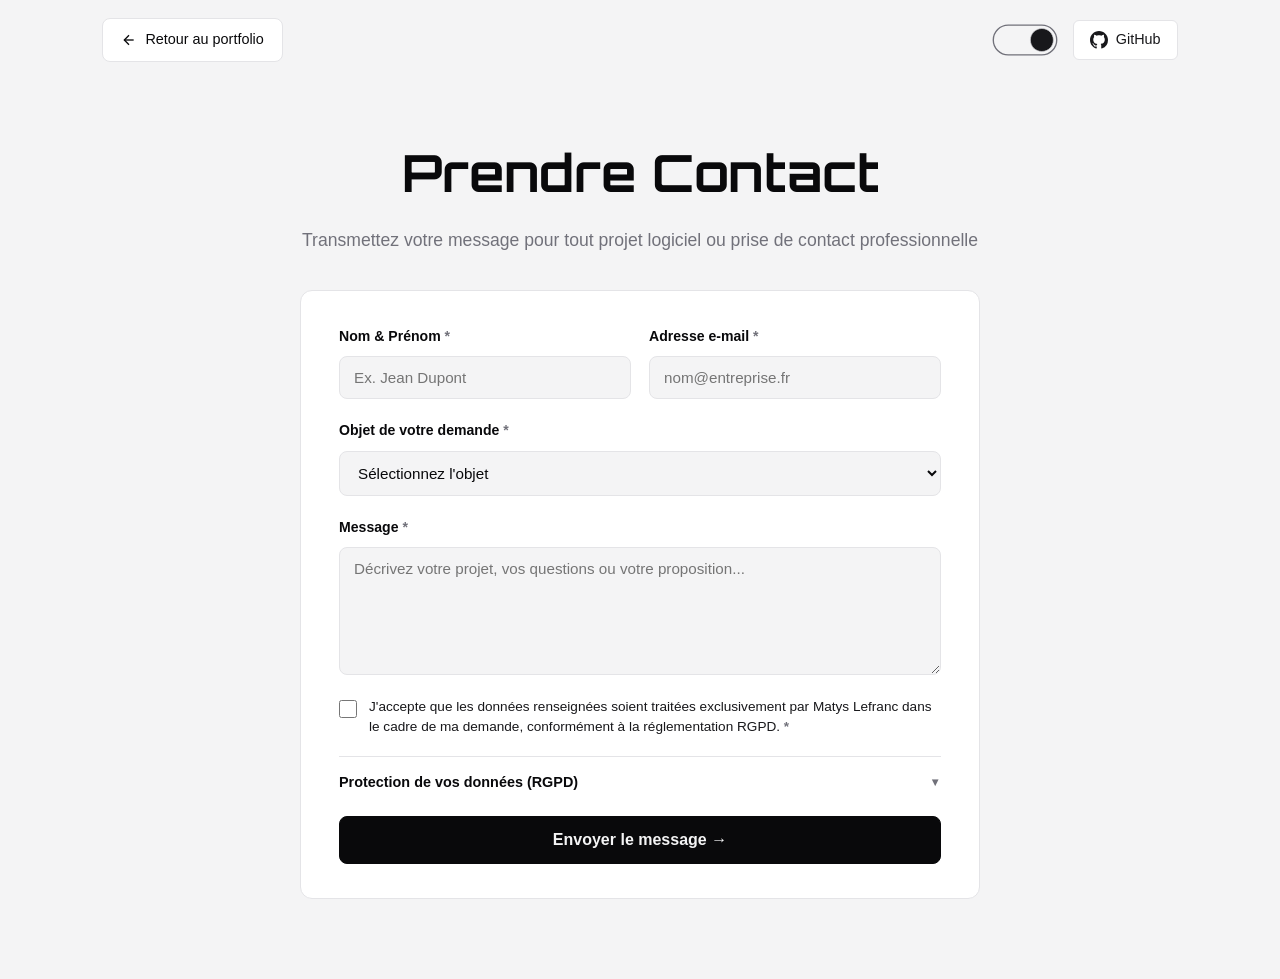
<file: contact.html>
<!DOCTYPE html>
<html lang="fr">
<head>
    <meta charset="UTF-8">
    <meta name="viewport" content="width=device-width, initial-scale=1.0">
    <meta name="description" content="Formulaire de contact sécurisé et conforme RGPD — Matys Lefranc, Développeur Full-Stack & Logiciel.">
    <meta name="author" content="Matys Lefranc">
    <meta name="theme-color" content="#09090b">

    <link rel="icon" href="data:image/svg+xml,<svg xmlns='http://www.w3.org/2000/svg' viewBox='0 0 100 100'><rect width='100' height='100' rx='22' fill='%23111116'/><text x='50%' y='58%' dominant-baseline='middle' text-anchor='middle' font-family='sans-serif' font-weight='700' font-size='54' fill='%23ffffff'>M</text></svg>">

    <title>Contact & Formulaire RGPD | Matys Lefranc</title>

    <link rel="preconnect" href="https://fonts.googleapis.com">
    <link rel="preconnect" href="https://fonts.gstatic.com" crossorigin>
    <link href="https://fonts.googleapis.com/css2?family=Orbitron:wght@500;700&display=swap" rel="stylesheet">
    <link rel="stylesheet" href="style_main.css">

    <script>
        (function() {
            var saved = localStorage.getItem('theme');
            var prefersDark = window.matchMedia('(prefers-color-scheme: dark)').matches;
            var theme = saved || (prefersDark ? 'dark' : 'light');
            document.documentElement.setAttribute('data-theme', theme);
        })();
    </script>
</head>
<body>
    <header>
        <a href="index.html#contact" class="back-link" style="margin-bottom: 0;">
            <svg width="16" height="16" viewBox="0 0 24 24" fill="none" stroke="currentColor" stroke-width="2" style="vertical-align: middle;"><line x1="19" y1="12" x2="5" y2="12"></line><polyline points="12 19 5 12 12 5"></polyline></svg>
            Retour au portfolio
        </a>

        <div class="header-links">
            <button id="theme-toggle" class="robot-theme-toggle" aria-label="Changer de thème">
                <svg class="robot-switch-svg" id="mainSVG" xmlns="http://www.w3.org/2000/svg" viewBox="254 228 295 144">
                    <defs>
                        <clipPath id="panelMask">
                            <rect x="258.81" y="232.96" width="285.52" height="134.08" rx="67.04" ry="67.04" />
                        </clipPath>
                    </defs>
                    <g id="whole">
                        <rect id="panel" x="258.81" y="232.96" width="285.52" height="134.08" rx="67.04" ry="67.04" />
                        <path id="toggle" d="m425.68,300c0,28.58,23.16,51.75,51.74,51.76,28.58,0,51.75-23.16,51.76-51.74v-.02c0-28.58-23.16-51.75-51.74-51.76-28.58,0-51.75,23.16-51.76,51.74v.02Z" />
                    </g>
                    <g clip-path="url(#panelMask)">
                        <g id="bothHands">
                            <g class="robotHand" id="robotHand">
                                <path d="m207.94,347.16c-.01,4.37-3.56,7.9-7.93,7.88-.01,0-.02,0-.03,0l-28.72-.15c-20.4-.1-23.93-8.03-35.61-8.1-6.02-.03-10.87-4.93-10.84-10.95,0,0,0,0,0,0l.12-24.7c.03-5.03,3.22-9.51,7.97-11.17,4.41-1.82,8.28-4.74,11.22-8.49l.12-.12c6.13-6.66,12.98-14.18,33.19-14.1,13.63.07,18.99,4.57,18.94,14.36l50.99.25c4.38.02,7.91,3.59,7.88,7.96-.02,4.38-3.59,7.91-7.96,7.88l-39.1-.2c4.38.03,7.9,3.61,7.86,7.98s-3.61,7.9-7.98,7.86l-3.96-.02c4.38.02,7.91,3.59,7.88,7.96-.02,4.38-3.59,7.91-7.96,7.88l-3.96-.02c4.37.01,7.9,3.57,7.88,7.93,0,.01,0,.02,0,.04Z" fill="#d4d4d8"/>
                                <path d="m188.42,323.3l15.7.08" fill="none" stroke="#27272a" stroke-linecap="round" stroke-linejoin="round" stroke-width="3"/>
                                <path d="m185.16,307.44l23,.11" fill="none" stroke="#27272a" stroke-linecap="round" stroke-linejoin="round" stroke-width="3"/>
                                <path d="m184.53,339.13l15.54.08" fill="none" stroke="#27272a" stroke-linecap="round" stroke-linejoin="round" stroke-width="3"/>
                                <path d="m207.94,347.16c-.01,4.37-3.56,7.9-7.93,7.88-.01,0-.02,0-.03,0l-28.72-.15c-20.4-.1-23.93-8.03-35.61-8.1-6.02-.03-10.87-4.93-10.84-10.95,0,0,0,0,0,0l.12-24.7c.03-5.03,3.22-9.51,7.97-11.17,4.41-1.82,8.28-4.74,11.22-8.49l.12-.12c6.13-6.66,12.98-14.18,33.19-14.1,13.63.07,18.99,4.57,18.94,14.36l50.99.25c4.38.02,7.91,3.59,7.88,7.96-.02,4.38-3.59,7.91-7.96,7.88l-39.1-.2c4.38.03,7.9,3.61,7.86,7.98s-3.61,7.9-7.98,7.86l-3.96-.02c4.38.02,7.91,3.59,7.88,7.96-.02,4.38-3.59,7.91-7.96,7.88l-3.96-.02c4.37.01,7.9,3.57,7.88,7.93,0,.01,0,.02,0,.04Z" fill="none" stroke="#27272a" stroke-linecap="round" stroke-linejoin="round" stroke-width="3"/>
                                <path d="m196.35,291.65l-17.83-.09-34.3-.17" fill="none" stroke="#27272a" stroke-linecap="round" stroke-linejoin="round" stroke-width="3"/>
                                <path d="m234.2,291.94l-.08,15.73" fill="none" stroke="#27272a" stroke-linecap="round" stroke-linejoin="round" stroke-width="3"/>
                                <path d="m217.97,291.86l-.08,15.73" fill="none" stroke="#27272a" stroke-linecap="round" stroke-linejoin="round" stroke-width="3"/>
                                <path d="m187.83,278.66l-9.31,12.9" fill="none" stroke="#27272a" stroke-linecap="round" stroke-linejoin="round" stroke-width="3"/>
                                <path d="m124.93,308.71l-.14,27.73-12.36-.06.14-27.73,12.36.06Z" fill="#71717a" stroke="#27272a" stroke-linecap="round" stroke-linejoin="round" stroke-width="3"/>
                                <path d="m12.3,299.62c20.63-7.68,52.04-4.07,66.03-1.65l27.08,2.04c4.08.38,7.19,3.83,7.16,7.93l-.14,29.11c0,4.11-3.16,7.53-7.25,7.87,0,0-19.39,4.77-25.06,4.91-5.67.14-37.78,2.37-67.83-3.02v-47.19Z" fill="#ffffff"/>
                                <path d="m110.82,340.63l-.06-10.17c-.46,3.01-3.38,5.42-7.11,5.71l-27.08,1.7c-13.99,2-45.4,5.01-66.03-1.37v11.03c21.48,3.19,53.06,4.37,67.05,2.36l23.74-4.06c4.08-.32,8.09-1.22,9.49-5.21Z" fill="#f4f4f5"/>
                                <path d="m169.45,354.84c17.8-9.9,24.21-32.35,14.31-50.15-2.97-5.34-7.22-9.86-12.37-13.15l-27.18-.14v-.02s-.12.12-.12.12c-2.95,3.75-6.81,6.68-11.22,8.49-4.75,1.66-7.94,6.13-7.97,11.17l-.12,24.7c-.03,6.02,4.82,10.92,10.84,10.95,0,0,0,0,0,0,11.33.06,14.99,7.53,33.82,8.07v-.04Z" fill="#ffffff" stroke="#27272a" stroke-miterlimit="10" stroke-width="1.99"/>
                                <path d="m169.33,354.96v.03c-9.42-.28-15.04-2.28-19.73-4.22-4.68-1.94-8.44-3.82-14.1-3.85-6.02-.03-10.87-4.94-10.84-10.96l.04-8.66c.48,5.54,5.11,9.91,10.8,9.94,5.66.03,9.42,1.92,14.1,3.86s10.31,3.95,19.72,4.22v-.03c10.61-5.9,17.18-16.25,18.66-27.42,1.93,14.57-5.02,29.51-18.65,37.09Z" fill="#f4f4f5"/>
                                <path d="m171.4,291.52l-15.26-.08h0s15.26.08,15.26.08h0Z" fill="#f4f4f5" stroke="#27272a" stroke-miterlimit="10" stroke-width="1.99"/>
                                <path d="m144.22,291.39h0s.01-.01.01-.01h-.02Z" fill="#f4f4f5" stroke="#27272a" stroke-miterlimit="10" stroke-width="1.99"/>
                                <path d="m169.45,354.84c17.8-9.9,24.21-32.35,14.31-50.15-2.97-5.34-7.22-9.86-12.37-13.15l-27.18-.14v-.02s-.12.12-.12.12c-2.95,3.75-6.81,6.68-11.22,8.49-4.75,1.66-7.94,6.13-7.97,11.17l-.12,24.7c-.03,6.02,4.82,10.92,10.84,10.95,0,0,0,0,0,0,11.33.06,14.99,7.53,33.82,8.07" fill="none" stroke="#27272a" stroke-linecap="round" stroke-linejoin="round" stroke-width="3"/>
                                <path d="m12.3,299.62c20.63-7.68,52.04-4.07,66.03-1.65l27.08,2.04c4.08.38,7.19,3.83,7.16,7.93l-.14,29.11c0,4.11-3.16,7.53-7.25,7.87,0,0-19.39,4.77-25.06,4.91-5.67.14-37.78,2.37-67.83-3.02v-47.19Z" fill="none" stroke="#27272a" stroke-linecap="round" stroke-linejoin="round" stroke-width="3"/>
                            </g>
                            <g class="robotHand" id="robotHand2">
                                <g id="robotThumb">
                                    <path d="m140.4,300.32l21.95-49.78c1.98-4.22,7-6,11.21-3.98,4.21,2.02,6.02,7.08,4.04,11.3l-17.86,44.29s-8.96,5.88-19.35-1.83Z" fill="#d4d4d8" stroke="#27272a" stroke-linecap="round" stroke-linejoin="round" stroke-width="2.56"/>
                                    <path d="m140.4,300.32c7.88,4.69,17.71,6.01,19.35,1.83,2.23-5.69,7.32-18.71,7.32-18.71-.34-.48-8.08-10.16-17-4.97l-9.66,21.85Z" fill="#d4d4d8" stroke="#27272a" stroke-linecap="round" stroke-linejoin="round" stroke-width="2.56"/>
                                    <path d="m173.78,267.42c-4.02-6.5-9.2-8.94-15.42-7.81" fill="none" stroke="#27272a" stroke-linecap="round" stroke-linejoin="round" stroke-width="2.56"/>
                                </g>
                                <polyline points="196.35 291.65 178.52 291.56 144.23 291.39 144.22 291.39" fill="none" stroke="#27272a" stroke-linecap="round" stroke-linejoin="round" stroke-width="3"/>
                                <path d="m171.4,291.52l-15.26-.08h0s15.26.08,15.26.08h0Z" fill="#f4f4f5" stroke="#27272a" stroke-miterlimit="10" stroke-width="1.99"/>
                                <path d="m144.22,291.39h0s.01-.01.01-.01h-.02Z" fill="#f4f4f5" stroke="#27272a" stroke-miterlimit="10" stroke-width="1.99"/>
                                <g id="robotThumbArm">
                                    <path d="m207.94,347.16c-.01,4.37-3.56,7.9-7.93,7.88-.01,0-.02,0-.03,0l-28.72-.15c-20.4-.1-23.93-8.03-35.61-8.1-6.02-.03-10.87-4.93-10.84-10.95,0,0,0,0,0,0l.12-24.7c.03-5.03,3.22-9.51,7.97-11.17,4.41-1.82,8.28-4.74,11.22-8.49l.12-.12c16.66.11,38.94.27,52.13.26l8.99.25c4.38.02,7.91,3.59,7.88,7.96-.02,4.38-3.59,7.91-7.96,7.88l2.9-.2c4.38.03,7.9,3.61,7.86,7.98s-3.61,7.9-7.98,7.86l-3.96-.02c4.38.02,7.91,3.59,7.88,7.96-.02,4.38-3.59,7.91-7.96,7.88l-3.96-.02c4.37.01,7.9,3.57,7.88,7.93,0,.01,0,.02,0,.04Z" fill="#d4d4d8"/>
                                <path d="m188.42,323.3l15.7.08" fill="none" stroke="#27272a" stroke-linecap="round" stroke-linejoin="round" stroke-width="3"/>
                                <path d="m185.16,307.44l23,.11" fill="none" stroke="#27272a" stroke-linecap="round" stroke-linejoin="round" stroke-width="3"/>
                                <path d="m184.53,339.13l15.54.08" fill="none" stroke="#27272a" stroke-linecap="round" stroke-linejoin="round" stroke-width="3"/>
                                <path d="m124.93,308.71l-.14,27.73-12.36-.06.14-27.73,12.36.06Z" fill="#71717a" stroke="#27272a" stroke-linecap="round" stroke-linejoin="round" stroke-width="3"/>
                                <path d="m12.3,299.62c20.63-7.68,52.04-4.07,66.03-1.65l27.08,2.04c4.08.38,7.19,3.83,7.16,7.93l-.14,29.11c0,4.11-3.16,7.53-7.25,7.87,0,0-19.39,4.77-25.06,4.91-5.67.14-37.78,2.37-67.83-3.02v-47.19Z" fill="#ffffff"/>
                                <path d="m110.82,340.63l-.06-10.17c-.46,3.01-3.38,5.42-7.11,5.71l-27.08,1.7c-13.99,2-45.4,5.01-66.03-1.37v11.03c21.48,3.19,53.06,4.37,67.05,2.36l23.74-4.06c4.08-.32,8.09-1.22,9.49-5.21Z" fill="#f4f4f5"/>
                                </g>
                            </g>
                        </g>
                    </g>
                </svg>
            </button>
            <a href="https://github.com/MATYS9823" target="_blank" rel="noopener noreferrer" class="header-github-link">
                <svg width="18" height="18" viewBox="0 0 24 24" fill="currentColor"><path d="M12 0C5.37 0 0 5.37 0 12c0 5.31 3.435 9.795 8.205 11.385.6.105.825-.255.825-.57 0-.285-.015-1.23-.015-2.235-3.015.555-3.795-.735-4.035-1.41-.135-.345-.72-1.41-1.23-1.695-.42-.225-1.02-.78-.015-.795.945-.015 1.62.87 1.845 1.23 1.08 1.815 2.805 1.305 3.495.99.105-.78.42-1.305.765-1.605-2.67-.3-5.46-1.335-5.46-5.925 0-1.305.465-2.385 1.23-3.225-.12-.3-.54-1.53.12-3.18 0 0 1.005-.315 3.3 1.23.96-.27 1.98-.405 3-.405s2.04.135 3 .405c2.295-1.56 3.3-1.23 3.3-1.23.66 1.65.24 2.88.12 3.18.765.84 1.23 1.905 1.23 3.225 0 4.605-2.805 5.625-5.475 5.925.435.375.81 1.095.81 2.22 0 1.605-.015 2.895-.015 3.3 0 .315.225.69.825.57A12.02 12.02 0 0024 12c0-6.63-5.37-12-12-12z"/></svg>
                GitHub
            </a>
        </div>
    </header>

    <div class="container contact-page-container">
        <div class="project-hero-header">
            <h1 class="project-main-title">Prendre Contact</h1>
            <p class="subtitle">Transmettez votre message pour tout projet logiciel ou prise de contact professionnelle</p>
        </div>

        <div class="contact-form-wrapper">
            <div class="contact-form-card">
                <form id="contact-form" action="https://formsubmit.co/ajax/307d90ba1a1c20f3929727670a797c01" method="POST" novalidate>
                    <input type="hidden" name="_captcha" value="false">
                    <input type="hidden" name="_template" value="table">
                    <input type="hidden" name="_subject" value="Nouveau message depuis le portfolio — Matys Lefranc">
                    <div class="form-row">
                        <div class="form-group">
                            <label for="form-name">Nom & Prénom <span class="required-mark">*</span></label>
                            <input type="text" id="form-name" name="name" required placeholder="Ex. Jean Dupont" autocomplete="name">
                        </div>

                        <div class="form-group">
                            <label for="form-email">Adresse e-mail <span class="required-mark">*</span></label>
                            <input type="email" id="form-email" name="email" required placeholder="nom@entreprise.fr" autocomplete="email">
                        </div>
                    </div>

                    <div class="form-group">
                        <label for="form-subject">Objet de votre demande <span class="required-mark">*</span></label>
                        <select id="form-subject" name="subject" required>
                            <option value="" disabled selected>Sélectionnez l'objet</option>
                            <option value="projet">Collaboration sur un projet technique</option>
                            <option value="stage">Proposition de stage</option>
                            <option value="alternance">Opportunité d'alternance</option>
                            <option value="autre">Autre demande professionnelle</option>
                        </select>
                    </div>

                    <div class="form-group">
                        <label for="form-message">Message <span class="required-mark">*</span></label>
                        <textarea id="form-message" name="message" rows="6" required placeholder="Décrivez votre projet, vos questions ou votre proposition..."></textarea>
                    </div>

                    <div class="form-checkbox-group">
                        <input type="checkbox" id="rgpd-consent" name="rgpd_consent" required>
                        <label for="rgpd-consent">
                            J'accepte que les données renseignées soient traitées exclusivement par Matys Lefranc dans le cadre de ma demande, conformément à la réglementation RGPD. <span class="required-mark">*</span>
                        </label>
                    </div>

                    <details class="rgpd-accordion">
                        <summary class="rgpd-summary">
                            <span>Protection de vos données (RGPD)</span>
                            <span class="rgpd-arrow">▼</span>
                        </summary>
                        <div class="rgpd-details-content">
                            <p><strong>Responsable du traitement :</strong> Matys Lefranc (Étudiant BUT Informatique, IUT 2 Grenoble).</p>
                            <p><strong>Finalité :</strong> Traitement et réponse exclusive aux sollicitations transmises via ce formulaire.</p>
                            <p><strong>Non-transmission :</strong> Aucune donnée n'est cédée, vendue ou transmise à un tiers ni exploitée commercialement.</p>
                            <p><strong>Durée de conservation :</strong> Les données sont conservées uniquement le temps nécessaire aux échanges (1 an maximum).</p>
                            <p><strong>Vos droits :</strong> Droit d'accès, de rectification et d'effacement sur simple demande par e-mail à <code>matys0pro@gmail.com</code>.</p>
                        </div>
                    </details>

                    <div class="form-actions">
                        <button type="submit" class="btn btn-primary btn-submit" id="submit-btn">
                            Envoyer le message →
                        </button>
                    </div>

                    <div id="form-feedback" class="form-feedback" aria-live="polite"></div>
                </form>
            </div>
        </div>
    </div>

    <script src="https://cdn.jsdelivr.net/npm/gsap@3.12.5/dist/gsap.min.js"></script>
    <script src="script.js"></script>
</body>
</html>
</file>
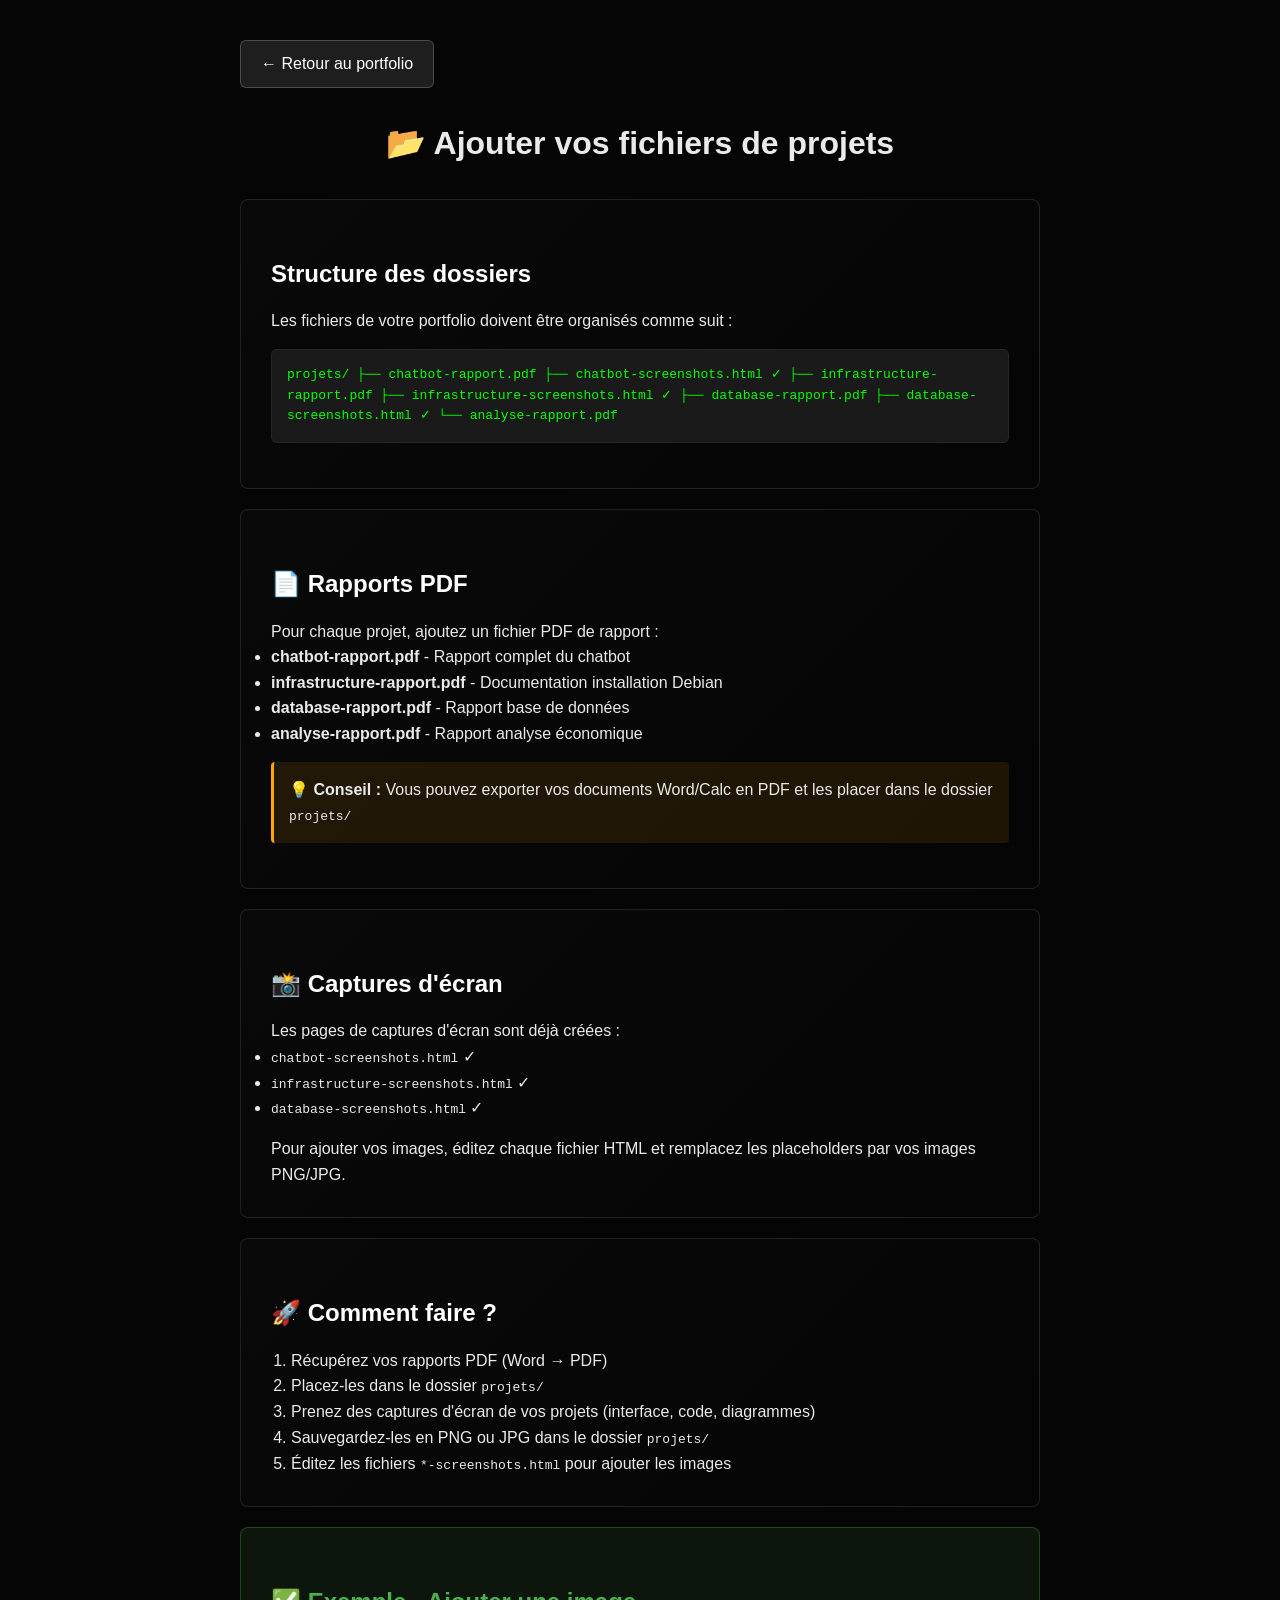
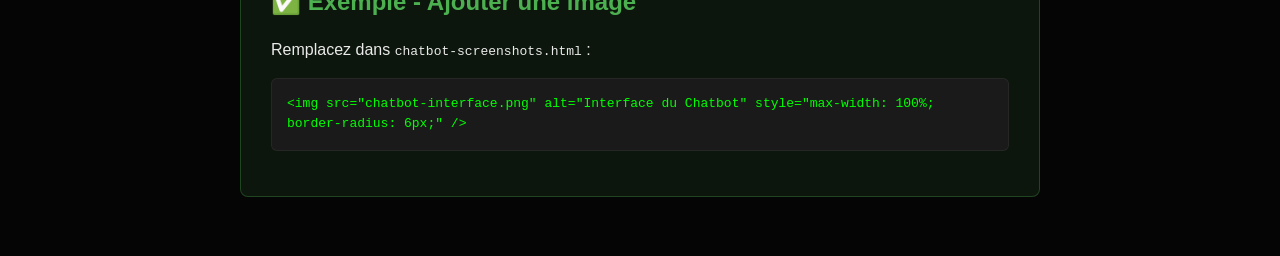
<file: projets/README.html>
<!DOCTYPE html>
<html lang="fr">
<head>
    <meta charset="UTF-8">
    <meta name="viewport" content="width=device-width, initial-scale=1.0">
    <title>Instructions - Ajouter vos fichiers</title>
    <style>
        * { margin: 0; padding: 0; box-sizing: border-box; }
        body { 
            background: #050505; 
            color: #eaeaea; 
            font-family: 'Inter', sans-serif;
            padding: 40px 20px;
            line-height: 1.6;
        }
        .container { max-width: 800px; margin: 0 auto; }
        .info-card {
            background: linear-gradient(135deg, rgba(255,255,255,0.02), rgba(255,255,255,0.005));
            border: 1px solid rgba(255,255,255,0.1);
            padding: 30px;
            border-radius: 8px;
            margin: 20px 0;
        }
        h1 { font-size: 2rem; margin-bottom: 30px; text-align: center; }
        h2 { color: #ffffff; margin-top: 25px; margin-bottom: 15px; }
        .code { 
            background: #1a1a1a; 
            border: 1px solid rgba(255,255,255,0.05);
            padding: 15px;
            border-radius: 6px;
            overflow-x: auto;
            margin: 15px 0;
            font-family: monospace;
            color: #00ff00;
        }
        .highlight {
            background: rgba(255,165,0,0.1);
            border-left: 3px solid rgb(255,165,0);
            padding: 15px;
            margin: 15px 0;
            border-radius: 4px;
        }
        .back-link {
            display: inline-block;
            margin-bottom: 30px;
            padding: 10px 20px;
            background: rgba(255,255,255,0.1);
            border: 1px solid rgba(255,255,255,0.2);
            border-radius: 6px;
            color: #ffffff;
            text-decoration: none;
            transition: all 0.25s ease;
        }
        .back-link:hover {
            background: rgba(255,255,255,0.15);
            border-color: rgba(255,255,255,0.3);
        }
    </style>
</head>
<body>
    <div class="container">
        <a href="../index.html#projects" class="back-link">← Retour au portfolio</a>
        
        <h1>📂 Ajouter vos fichiers de projets</h1>
        
        <div class="info-card">
            <h2>Structure des dossiers</h2>
            <p>Les fichiers de votre portfolio doivent être organisés comme suit :</p>
            <div class="code">
projets/
├── chatbot-rapport.pdf
├── chatbot-screenshots.html ✓
├── infrastructure-rapport.pdf
├── infrastructure-screenshots.html ✓
├── database-rapport.pdf
├── database-screenshots.html ✓
└── analyse-rapport.pdf
            </div>
        </div>

        <div class="info-card">
            <h2>📄 Rapports PDF</h2>
            <p>Pour chaque projet, ajoutez un fichier PDF de rapport :</p>
            <ul>
                <li><strong>chatbot-rapport.pdf</strong> - Rapport complet du chatbot</li>
                <li><strong>infrastructure-rapport.pdf</strong> - Documentation installation Debian</li>
                <li><strong>database-rapport.pdf</strong> - Rapport base de données</li>
                <li><strong>analyse-rapport.pdf</strong> - Rapport analyse économique</li>
            </ul>
            <div class="highlight">
                💡 <strong>Conseil :</strong> Vous pouvez exporter vos documents Word/Calc en PDF et les placer dans le dossier <code>projets/</code>
            </div>
        </div>

        <div class="info-card">
            <h2>📸 Captures d'écran</h2>
            <p>Les pages de captures d'écran sont déjà créées :</p>
            <ul>
                <li><code>chatbot-screenshots.html</code> ✓</li>
                <li><code>infrastructure-screenshots.html</code> ✓</li>
                <li><code>database-screenshots.html</code> ✓</li>
            </ul>
            <p style="margin-top: 15px;">Pour ajouter vos images, éditez chaque fichier HTML et remplacez les placeholders par vos images PNG/JPG.</p>
        </div>

        <div class="info-card">
            <h2>🚀 Comment faire ?</h2>
            <ol style="margin-left: 20px;">
                <li>Récupérez vos rapports PDF (Word → PDF)</li>
                <li>Placez-les dans le dossier <code>projets/</code></li>
                <li>Prenez des captures d'écran de vos projets (interface, code, diagrammes)</li>
                <li>Sauvegardez-les en PNG ou JPG dans le dossier <code>projets/</code></li>
                <li>Éditez les fichiers <code>*-screenshots.html</code> pour ajouter les images</li>
            </ol>
        </div>

        <div class="info-card" style="background: rgba(76, 175, 80, 0.1); border-color: rgba(76, 175, 80, 0.3);">
            <h2 style="color: #4caf50;">✅ Exemple - Ajouter une image</h2>
            <p>Remplacez dans <code>chatbot-screenshots.html</code> :</p>
            <div class="code">
&lt;img src="chatbot-interface.png" alt="Interface du Chatbot" style="max-width: 100%; border-radius: 6px;" /&gt;
            </div>
        </div>
    </div>
</body>
</html>
</file>
<file: style_main.css>
:root {
    --bg: #09090b;
    --bg-secondary: #121214;
    --card-bg: #121215;
    --card-hover-bg: #18181b;
    --card-border: #232326;
    --card-hover-border: #3f3f46;
    --accent: #ffffff;
    --accent-subtle: #e4e4e7;
    --muted: #a1a1aa;
    --text: #e4e4e7;
    --text-strong: #ffffff;
    --badge-bg: #18181b;
    --badge-border: #27272a;
    --header-bg: #09090b;
    --panel-bg: #1c1c21;
    --panel-border: #71717a;
    --toggle-fill: #ffffff;
    --toggle-border: #27272a;
    --transition: all 0.22s cubic-bezier(0.16, 1, 0.3, 1);
}

html[data-theme="light"] {
    color-scheme: light;
    --bg: #f4f4f5;
    --bg-secondary: #e4e4e7;
    --card-bg: #ffffff;
    --card-hover-bg: #fafafa;
    --card-border: #e4e4e7;
    --card-hover-border: #a1a1aa;
    --accent: #09090b;
    --accent-subtle: #27272a;
    --muted: #71717a;
    --text: #18181b;
    --text-strong: #09090b;
    --badge-bg: #f4f4f5;
    --badge-border: #e4e4e7;
    --header-bg: #f4f4f5;
    --panel-bg: #f4f4f5;
    --panel-border: #71717a;
    --toggle-fill: #18181b;
    --toggle-border: #d4d4d8;
}

*, *::before, *::after {
    margin: 0;
    padding: 0;
    box-sizing: border-box;
}

html {
    scroll-behavior: smooth;
    color-scheme: dark;
    scrollbar-width: none;
    -ms-overflow-style: none;
}

html::-webkit-scrollbar,
body::-webkit-scrollbar {
    display: none;
    width: 0;
    height: 0;
}

html[data-theme="light"] {
    color-scheme: light;
}

body {
    background-color: var(--bg);
    color: var(--text);
    font-family: -apple-system, BlinkMacSystemFont, "Segoe UI", Roboto, "Helvetica Neue", Arial, sans-serif;
    line-height: 1.65;
    overflow-x: hidden;
    scrollbar-width: none;
    -ms-overflow-style: none;
    position: relative;
    transition: background-color 0.4s ease, color 0.4s ease;
}

main, header, footer, .container {
    position: relative;
    z-index: 1;
}

header {
    padding: 18px 8%;
    display: flex;
    justify-content: space-between;
    align-items: center;
    background-color: var(--header-bg);
    border-bottom: none;
    position: sticky;
    top: 0;
    z-index: 1000;
    transition: background-color 0.4s ease;
}

.logo-container {
    display: flex;
    align-items: center;
    gap: 14px;
    text-decoration: none;
    color: inherit;
}

.logo-box {
    width: 36px;
    height: 36px;
    display: flex;
    align-items: center;
    justify-content: center;
    border: 1px solid var(--card-border);
    border-radius: 8px;
    font-family: 'Orbitron', sans-serif;
    font-size: 1.1rem;
    font-weight: 700;
    color: var(--text-strong);
    background: var(--card-bg);
    transition: var(--transition);
}

.logo-container:hover .logo-box {
    border-color: var(--card-hover-border);
}

.logo-text {
    font-family: 'Orbitron', sans-serif;
    letter-spacing: 2px;
    font-size: 0.95rem;
    font-weight: 600;
    color: var(--text-strong);
}

.header-links {
    display: flex;
    align-items: center;
    gap: 14px;
}

.robot-theme-toggle {
    display: inline-flex;
    align-items: center;
    justify-content: center;
    width: 68px;
    height: 32px;
    background: transparent;
    border: none;
    padding: 0;
    cursor: pointer;
    -webkit-tap-highlight-color: transparent;
    outline: none;
}

.robot-switch-svg {
    width: 100%;
    height: 100%;
    overflow: visible;
}

#panel {
    fill: var(--panel-bg);
    stroke: var(--panel-border);
    stroke-width: 6px;
    transition: fill 0.35s ease, stroke 0.35s ease;
}

#toggle {
    fill: var(--toggle-fill);
    stroke: var(--toggle-border);
    stroke-width: 3px;
    cursor: pointer;
    transition: fill 0.35s ease, stroke 0.35s ease;
}

#robotHand2 {
    opacity: 0;
}

.header-github-link {
    display: inline-flex;
    align-items: center;
    gap: 8px;
    color: var(--text);
    text-decoration: none;
    font-size: 0.9rem;
    font-weight: 500;
    padding: 7px 16px;
    border-radius: 6px;
    border: 1px solid var(--card-border);
    background: var(--card-bg);
    transition: var(--transition);
}

.header-github-link:hover {
    color: var(--text-strong);
    border-color: var(--card-hover-border);
    background: var(--card-hover-bg);
}

.dot-nav {
    position: fixed;
    right: 25px;
    top: 50%;
    transform: translateY(-50%);
    z-index: 2000;
}

.dot-nav ul {
    list-style: none;
    display: flex;
    flex-direction: column;
    gap: 18px;
}

.dot-nav a {
    display: flex;
    align-items: center;
    justify-content: flex-end;
    text-decoration: none;
    padding: 4px;
}

.dot-label {
    color: var(--text);
    background: var(--card-bg);
    padding: 5px 12px;
    border-radius: 6px;
    margin-right: 14px;
    font-size: 0.8rem;
    font-weight: 500;
    opacity: 0;
    transform: translateX(12px);
    transition: var(--transition);
    border: 1px solid var(--card-border);
    pointer-events: none;
    white-space: nowrap;
}

.dot {
    width: 8px;
    height: 8px;
    background-color: var(--muted);
    border-radius: 50%;
    opacity: 0.4;
    transition: var(--transition);
}

.dot-nav a:hover .dot-label {
    opacity: 1;
    transform: translateX(0);
}

.dot-nav a:hover .dot {
    opacity: 0.8;
    transform: scale(1.2);
}

.dot-nav a.active .dot {
    background-color: var(--accent);
    opacity: 1;
    transform: scale(1.4);
}

.hero {
    min-height: 75vh;
    display: flex;
    align-items: center;
    justify-content: center;
    padding: 50px 8%;
    text-align: center;
}

.hero-content {
    max-width: 950px;
    margin: 0 auto;
}

.hero h1 {
    font-family: 'Orbitron', sans-serif;
    font-size: clamp(2.4rem, 6vw, 4.4rem);
    font-weight: 700;
    text-transform: uppercase;
    letter-spacing: 3px;
    line-height: 1.15;
    margin-bottom: 24px;
    color: var(--text-strong);
}

.hero-description {
    font-size: 1.08rem;
    color: var(--muted);
    margin-bottom: 35px;
    line-height: 1.75;
    max-width: 720px;
    margin-left: auto;
    margin-right: auto;
}

.hero-cta {
    display: flex;
    gap: 16px;
    justify-content: center;
    flex-wrap: wrap;
}

.btn {
    display: inline-flex;
    align-items: center;
    justify-content: center;
    gap: 8px;
    padding: 12px 28px;
    border-radius: 8px;
    text-decoration: none;
    font-weight: 600;
    font-size: 0.95rem;
    transition: var(--transition);
    cursor: pointer;
    border: 1px solid transparent;
}

.btn-primary {
    background-color: var(--text-strong);
    color: var(--bg);
    border-color: var(--text-strong);
}

.btn-primary:hover {
    opacity: 0.92;
    transform: translateY(-2px);
}

.btn-secondary {
    background: var(--card-bg);
    color: var(--text-strong);
    border-color: var(--card-border);
}

.btn-secondary:hover {
    background: var(--card-hover-bg);
    border-color: var(--card-hover-border);
}

.section-container {
    max-width: 1240px;
    margin: 0 auto;
    padding: 0 6%;
}

.about-section,
.specialization-section,
.projects-section,
.skills-section,
.contact-section {
    padding: 70px 0;
    border-top: none;
}

.section-title {
    font-family: 'Orbitron', sans-serif;
    font-size: clamp(1.8rem, 4vw, 2.5rem);
    font-weight: 700;
    text-transform: uppercase;
    letter-spacing: 2px;
    color: var(--text-strong);
    text-align: center;
    margin-bottom: 45px;
    position: relative;
}

.about-grid {
    display: grid;
    grid-template-columns: 1.2fr 0.8fr;
    gap: 40px;
    align-items: center;
}

.about-text p {
    color: var(--text);
    line-height: 1.8;
    margin-bottom: 18px;
    font-size: 1.02rem;
}

.about-text strong {
    color: var(--text-strong);
}

.about-highlights {
    display: grid;
    grid-template-columns: 1fr 1fr;
    gap: 16px;
}

.highlight-card {
    background: var(--card-bg);
    border: 1px solid var(--card-border);
    padding: 24px 20px;
    border-radius: 10px;
    text-align: center;
    transition: var(--transition);
}

.highlight-number {
    font-family: 'Orbitron', sans-serif;
    font-size: 2rem;
    font-weight: 700;
    color: var(--text-strong);
    display: block;
    margin-bottom: 6px;
}

.highlight-label {
    color: var(--muted);
    font-size: 0.85rem;
    font-weight: 500;
}

.spec-grid,
.skills-grid,
.contact-grid {
    display: grid;
    grid-template-columns: repeat(auto-fit, minmax(280px, 1fr));
    gap: 20px;
}

.projects-grid {
    display: grid;
    grid-template-columns: repeat(2, 1fr);
    gap: 20px;
}

.spec-card,
.project-card,
.skill-category,
.contact-card {
    background: var(--card-bg);
    border: 1px solid var(--card-border);
    padding: 22px 24px;
    border-radius: 10px;
    transition: var(--transition);
    display: flex;
    flex-direction: column;
    text-align: left;
    position: relative;
}

.spec-card h3,
.project-card h3,
.skill-category h3,
.contact-card h3 {
    color: var(--text-strong);
    font-size: 1.15rem;
    font-weight: 600;
    margin-bottom: 10px;
    line-height: 1.35;
}

.spec-card p,
.project-description,
.contact-card p {
    color: var(--muted);
    font-size: 0.9rem;
    line-height: 1.55;
    margin-bottom: 14px;
    flex-grow: 1;
}

.spec-techs {
    color: var(--accent-subtle);
    font-size: 0.82rem;
    font-weight: 500;
    padding-top: 12px;
}

.project-card.featured {
    grid-column: 1 / -1;
    border-color: var(--card-hover-border);
    background: var(--card-bg);
    padding: 24px 28px;
}

.project-card.featured .featured-inner {
    display: grid;
    grid-template-columns: 1.4fr 1fr;
    gap: 26px;
    align-items: center;
}

.featured-ribbon {
    display: inline-flex;
    align-items: center;
    gap: 6px;
    font-size: 0.7rem;
    font-weight: 600;
    text-transform: uppercase;
    letter-spacing: 1px;
    color: var(--text-strong);
    background: var(--badge-bg);
    border: 1px solid var(--card-border);
    padding: 3px 9px;
    border-radius: 4px;
    margin-bottom: 12px;
    width: fit-content;
}

.featured-highlights {
    list-style: none;
    padding: 0;
    margin: 0 0 16px 0;
}

.featured-highlights li {
    font-size: 0.86rem;
    color: var(--text);
    padding: 5px 0;
    position: relative;
    padding-left: 14px;
}

.featured-highlights li::before {
    content: "•";
    position: absolute;
    left: 0;
    color: var(--muted);
}

.project-header {
    display: flex;
    justify-content: space-between;
    align-items: flex-start;
    gap: 10px;
    margin-bottom: 8px;
}

.project-header h3 {
    margin: 0;
    font-size: 1.15rem;
    flex: 1;
}

.project-type {
    background: var(--badge-bg);
    color: var(--muted);
    padding: 3px 8px;
    border-radius: 4px;
    font-size: 0.72rem;
    font-weight: 600;
    letter-spacing: 0.5px;
    white-space: nowrap;
    border: 1px solid var(--badge-border);
}

.tech-stack {
    display: flex;
    flex-wrap: wrap;
    gap: 6px;
    margin-bottom: 14px;
}

.tech-badge {
    background: var(--badge-bg);
    color: var(--text);
    padding: 3px 8px;
    border-radius: 4px;
    font-size: 0.74rem;
    font-weight: 500;
    border: 1px solid var(--badge-border);
    transition: var(--transition);
    display: inline-flex;
    align-items: center;
    gap: 6px;
}

.tech-badge i {
    font-size: 0.95rem;
    color: currentColor;
    display: inline-flex;
    align-items: center;
    justify-content: center;
    line-height: 1;
}

.project-links {
    display: flex;
    gap: 10px;
    flex-wrap: wrap;
    margin-top: auto;
    padding-top: 12px;
}

.project-link {
    display: inline-flex;
    align-items: center;
    gap: 6px;
    color: var(--text-strong);
    text-decoration: none;
    font-size: 0.84rem;
    font-weight: 600;
    padding: 7px 15px;
    border: 1px solid var(--card-border);
    border-radius: 6px;
    background: var(--card-bg);
    transition: var(--transition);
}

.project-link:hover {
    border-color: var(--card-hover-border);
    background: var(--card-hover-bg);
}

.project-link.primary {
    background: var(--badge-bg);
    border-color: var(--card-hover-border);
    color: var(--text-strong);
}

.project-link.primary:hover {
    background: var(--card-hover-bg);
}

.skill-badges {
    display: flex;
    flex-wrap: wrap;
    gap: 8px;
}

.skill-badge {
    background: var(--badge-bg);
    color: var(--text);
    padding: 7px 13px;
    border-radius: 8px;
    font-size: 0.85rem;
    font-weight: 500;
    border: 1px solid var(--badge-border);
    transition: var(--transition);
    display: inline-flex;
    align-items: center;
    gap: 8px;
}

.skill-badge i {
    font-size: 1.15rem;
    color: currentColor;
    display: inline-flex;
    align-items: center;
    justify-content: center;
    line-height: 1;
}

.carousel-tabs {
    display: flex;
    gap: 10px;
    margin-bottom: 28px;
    flex-wrap: wrap;
    justify-content: center;
}

.carousel-tab {
    background: var(--card-bg);
    border: 1px solid var(--card-border);
    color: var(--muted);
    padding: 10px 20px;
    border-radius: 8px;
    font-size: 0.9rem;
    font-weight: 600;
    cursor: pointer;
    transition: var(--transition);
}

.carousel-tab:hover {
    border-color: var(--card-hover-border);
    color: var(--text-strong);
}

.carousel-tab.active {
    background: var(--text-strong);
    color: var(--bg);
    border-color: var(--text-strong);
}

.skills-carousel-wrapper {
    overflow: hidden;
    position: relative;
    border-radius: 12px;
    border: 1px solid var(--card-border);
    background: var(--card-bg);
}

.skills-carousel-track {
    display: flex;
    transition: transform 0.4s cubic-bezier(0.16, 1, 0.3, 1);
    will-change: transform;
}

.skills-slide {
    min-width: 100%;
    flex-shrink: 0;
    box-sizing: border-box;
    padding: 34px 38px;
    display: flex;
    flex-direction: column;
}

.slide-header {
    margin-bottom: 24px;
}

.slide-info h3 {
    font-size: 1.3rem;
    font-weight: 700;
    color: var(--text-strong);
    margin-bottom: 5px;
}

.slide-info p {
    color: var(--muted);
    font-size: 0.9rem;
    line-height: 1.5;
}

.contact-hub-grid {
    display: grid;
    grid-template-columns: 1.25fr 0.95fr;
    gap: 26px;
    align-items: stretch;
}

.contact-main-card {
    background: var(--card-bg);
    border: 1px solid var(--card-border);
    border-radius: 12px;
    padding: 36px;
    display: flex;
    flex-direction: column;
    justify-content: space-between;
    transition: var(--transition);
}

.contact-main-card h3 {
    font-family: 'Orbitron', sans-serif;
    font-size: 1.5rem;
    color: var(--text-strong);
    margin-bottom: 12px;
}

.contact-main-card p {
    color: var(--muted);
    line-height: 1.65;
    margin-bottom: 28px;
    font-size: 0.98rem;
}

.contact-actions-row {
    display: flex;
    gap: 14px;
    flex-wrap: wrap;
}

.contact-side-cards {
    display: flex;
    flex-direction: column;
    gap: 12px;
}

.contact-action-card {
    display: flex;
    align-items: center;
    gap: 16px;
    background: var(--card-bg);
    border: 1px solid var(--card-border);
    border-radius: 10px;
    padding: 16px 20px;
    text-decoration: none;
    transition: var(--transition);
    color: var(--text);
}

.contact-action-card:hover {
    border-color: var(--card-hover-border);
    background: var(--card-hover-bg);
    transform: translateY(-2px);
}

.action-card-icon {
    width: 40px;
    height: 40px;
    border-radius: 8px;
    background: var(--badge-bg);
    border: 1px solid var(--badge-border);
    display: flex;
    align-items: center;
    justify-content: center;
    color: var(--text-strong);
    flex-shrink: 0;
}

.action-card-content {
    display: flex;
    flex-direction: column;
    flex-grow: 1;
    overflow: hidden;
}

.action-card-label {
    font-size: 0.72rem;
    text-transform: uppercase;
    letter-spacing: 0.5px;
    color: var(--muted);
    font-weight: 600;
    margin-bottom: 2px;
}

.action-card-value {
    font-size: 0.92rem;
    color: var(--text-strong);
    font-weight: 500;
    overflow: hidden;
    text-overflow: ellipsis;
    white-space: nowrap;
}

.action-card-arrow {
    font-size: 1.1rem;
    color: var(--muted);
    transition: var(--transition);
}

.contact-action-card:hover .action-card-arrow {
    color: var(--text-strong);
    transform: translate(2px, -2px);
}

.contact-page-container {
    max-width: 900px;
    margin: 0 auto;
    padding: 50px 24px 80px;
}

.contact-form-wrapper {
    max-width: 680px;
    margin: 0 auto;
}

.contact-form-card {
    background: var(--card-bg);
    border: 1px solid var(--card-border);
    border-radius: 12px;
    padding: 34px 38px;
}

.form-row {
    display: grid;
    grid-template-columns: 1fr 1fr;
    gap: 18px;
}

.form-group {
    margin-bottom: 20px;
    display: flex;
    flex-direction: column;
    gap: 8px;
}

.form-group label {
    font-size: 0.88rem;
    font-weight: 600;
    color: var(--text-strong);
}

.required-mark {
    color: var(--muted);
    font-weight: 700;
}

.form-group input,
.form-group select,
.form-group textarea {
    background: var(--badge-bg);
    border: 1px solid var(--card-border);
    color: var(--text-strong);
    font-family: inherit;
    font-size: 0.95rem;
    padding: 12px 14px;
    border-radius: 8px;
    transition: var(--transition);
    outline: none;
    width: 100%;
    box-sizing: border-box;
}

.form-group input:focus,
.form-group select:focus,
.form-group textarea:focus {
    border-color: var(--card-hover-border);
    background: var(--card-hover-bg);
}

.form-group select option {
    background: var(--card-bg);
    color: var(--text-strong);
}

.form-checkbox-group {
    display: flex;
    align-items: flex-start;
    gap: 12px;
    margin: 22px 0 16px;
    font-size: 0.85rem;
    color: var(--muted);
    line-height: 1.5;
}

.form-checkbox-group input[type="checkbox"] {
    margin-top: 3px;
    width: 18px;
    height: 18px;
    accent-color: var(--text-strong);
    cursor: pointer;
    flex-shrink: 0;
}

.form-checkbox-group label {
    cursor: pointer;
    color: var(--text);
}

.rgpd-accordion {
    margin: 18px 0 22px;
    padding-top: 14px;
    border-top: 1px solid var(--card-border);
}

.rgpd-summary {
    display: flex;
    align-items: center;
    justify-content: space-between;
    cursor: pointer;
    font-size: 0.9rem;
    font-weight: 600;
    color: var(--text-strong);
    list-style: none;
    user-select: none;
}

.rgpd-summary::-webkit-details-marker {
    display: none;
}

.rgpd-arrow {
    font-size: 0.72rem;
    transition: transform 0.2s ease;
    color: var(--muted);
}

.rgpd-accordion[open] .rgpd-arrow {
    transform: rotate(180deg);
}

.rgpd-details-content {
    margin-top: 14px;
    display: flex;
    flex-direction: column;
    gap: 9px;
}

.rgpd-details-content p {
    font-size: 0.86rem;
    color: var(--text);
    line-height: 1.55;
    margin: 0;
}

.rgpd-details-content strong {
    color: var(--text-strong);
}

.rgpd-details-content code {
    font-family: monospace;
    background: var(--badge-bg);
    padding: 2px 6px;
    border-radius: 4px;
    font-size: 0.82rem;
    color: var(--text-strong);
}

.form-actions {
    margin-top: 20px;
}

.btn-submit {
    width: 100%;
    padding: 14px 24px;
    font-size: 1rem;
    cursor: pointer;
}

.form-feedback {
    margin-top: 18px;
    padding: 14px 18px;
    border-radius: 8px;
    font-size: 0.9rem;
    display: none;
    line-height: 1.5;
}

.form-feedback.success {
    display: block;
    background: var(--badge-bg);
    border: 1px solid var(--card-hover-border);
    color: var(--text-strong);
}

.form-feedback.error {
    display: block;
    background: var(--badge-bg);
    border: 1px solid var(--card-hover-border);
    color: var(--text-strong);
}

footer {
    padding: 45px 8%;
    text-align: center;
    font-size: 0.88rem;
    border-top: none;
    color: var(--muted);
}

.container,
.container.project-detail-page {
    max-width: 1040px;
    margin: 0 auto;
    padding: 50px 24px 80px;
}

.back-link {
    display: inline-flex;
    align-items: center;
    gap: 8px;
    margin-bottom: 35px;
    padding: 9px 18px;
    background: var(--card-bg);
    border: 1px solid var(--card-border);
    border-radius: 8px;
    color: var(--text-strong);
    text-decoration: none;
    font-size: 0.9rem;
    font-weight: 500;
    transition: var(--transition);
}

.back-link:hover {
    border-color: var(--card-hover-border);
    background: var(--card-hover-bg);
}

.project-hero-header {
    text-align: center;
    margin-bottom: 35px;
}

.project-tag-pill {
    display: inline-block;
    background: var(--badge-bg);
    border: 1px solid var(--card-border);
    color: var(--text-strong);
    font-size: 0.8rem;
    font-weight: 600;
    padding: 5px 14px;
    border-radius: 9999px;
    margin-bottom: 15px;
    text-transform: uppercase;
    letter-spacing: 0.5px;
}

.container h1,
.project-main-title {
    font-family: 'Orbitron', sans-serif;
    font-size: clamp(2rem, 5vw, 3.2rem);
    font-weight: 700;
    color: var(--text-strong);
    margin-bottom: 12px;
    text-align: center;
}

.highlight-title {
    color: var(--accent-subtle);
}

.subtitle {
    text-align: center;
    color: var(--muted);
    margin-bottom: 30px;
    font-size: 1.1rem;
    max-width: 700px;
    margin-left: auto;
    margin-right: auto;
}

.project-actions {
    display: flex;
    gap: 14px;
    justify-content: center;
    margin-bottom: 45px;
    flex-wrap: wrap;
}

.project-actions a:not(.btn) {
    display: inline-flex;
    align-items: center;
    gap: 8px;
    padding: 11px 22px;
    border-radius: 8px;
    text-decoration: none;
    font-weight: 600;
    font-size: 0.95rem;
    transition: var(--transition);
    cursor: pointer;
    background: var(--card-bg);
    color: var(--text-strong);
    border: 1px solid var(--card-border);
}

.project-actions a:not(.btn):hover {
    border-color: var(--card-hover-border);
    background: var(--card-hover-bg);
}

.tech-metrics-bar {
    display: grid;
    grid-template-columns: repeat(auto-fit, minmax(200px, 1fr));
    gap: 15px;
    margin: 30px 0 45px;
}

.metric-item {
    background: var(--card-bg);
    border: 1px solid var(--card-border);
    border-radius: 10px;
    padding: 16px 20px;
    display: flex;
    flex-direction: column;
    gap: 5px;
}

.metric-label {
    font-size: 0.75rem;
    color: var(--muted);
    text-transform: uppercase;
    letter-spacing: 0.5px;
    font-weight: 600;
}

.metric-value {
    font-size: 0.95rem;
    font-weight: 600;
    color: var(--text-strong);
}

.section {
    margin: 45px 0;
}

.section h2 {
    font-size: 1.45rem;
    color: var(--text-strong);
    margin-bottom: 20px;
    padding-bottom: 10px;
    border-bottom: none;
    letter-spacing: 0.5px;
}

.info-card {
    background: var(--card-bg);
    border: 1px solid var(--card-border);
    padding: 28px;
    border-radius: 12px;
    margin: 20px 0;
    line-height: 1.7;
}

.info-card ul {
    margin-left: 20px;
    margin-top: 10px;
}

.info-card li {
    margin: 8px 0;
    color: var(--text);
}

.screenshot {
    background: var(--card-bg);
    border: 1px solid var(--card-border);
    padding: 25px;
    margin: 22px 0;
    border-radius: 12px;
    text-align: center;
}

.screenshot h3 {
    margin: 10px 0 6px 0;
    color: var(--text-strong);
    font-size: 1.1rem;
}

.screenshot p {
    color: var(--muted);
    margin-bottom: 15px;
    font-size: 0.9rem;
}

.content-grid {
    display: grid;
    grid-template-columns: 1fr 1fr;
    gap: 22px;
    margin: 25px 0;
}

.placeholder {
    background: var(--badge-bg);
    border: 1px solid var(--card-border);
    border-radius: 8px;
    margin: 10px 0;
    display: flex;
    align-items: center;
    justify-content: center;
    overflow: hidden;
    position: relative;
    cursor: pointer;
    transition: var(--transition);
}

.placeholder.diagram-view,
.placeholder:has(img[src$=".svg"]) {
    background: #ffffff !important;
    border-color: var(--card-border) !important;
    box-shadow: 0 4px 14px rgba(0, 0, 0, 0.15);
    padding: 12px;
}

.placeholder.diagram-view img,
.placeholder img[src$=".svg"] {
    background: #ffffff;
    padding: 8px;
    border-radius: 6px;
    max-width: 100%;
    max-height: 100%;
    width: 100%;
    height: auto;
    object-fit: contain;
}

.screenshot-thumb {
    width: 100%;
    height: 100%;
    object-fit: contain;
    display: block;
    border-radius: 6px;
    transition: transform 0.25s ease;
}

.placeholder:hover .screenshot-thumb {
    transform: scale(1.02);
}

.lightbox {
    position: fixed;
    inset: 0;
    z-index: 99999;
    background: rgba(0, 0, 0, 0.95);
    display: none;
    padding: 30px;
    box-sizing: border-box;
    align-items: center;
    justify-content: center;
}

.lightbox.open {
    display: flex;
}

.lightbox-inner {
    position: relative;
    max-width: 90vw;
    max-height: 90vh;
    display: flex;
    justify-content: center;
    align-items: center;
}

.lightbox-inner img {
    max-width: 100%;
    max-height: 85vh;
    object-fit: contain;
    border-radius: 8px;
    box-shadow: 0 10px 40px rgba(0, 0, 0, 0.8);
    border: 1px solid var(--card-border);
}

.lightbox-inner img.diagram-mode,
.lightbox-inner img[src$=".svg"] {
    background: #ffffff !important;
    padding: 24px;
    border-radius: 10px;
    box-shadow: 0 10px 50px rgba(0, 0, 0, 0.9);
    border: 1px solid #ffffff;
    max-width: 92vw;
    max-height: 85vh;
    width: auto;
    height: auto;
    object-fit: contain;
}

.lightbox-close {
    position: fixed;
    top: 25px;
    right: 30px;
    background: rgba(255, 255, 255, 0.1);
    color: #ffffff;
    border: 1px solid rgba(255, 255, 255, 0.2);
    width: 44px;
    height: 44px;
    border-radius: 50%;
    font-size: 26px;
    line-height: 1;
    display: flex;
    align-items: center;
    justify-content: center;
    cursor: pointer;
    z-index: 100000;
    transition: var(--transition);
}

.lightbox-close:hover {
    background: #ffffff;
    color: #000000;
}

.fade-in,
.fade-in-left,
.fade-in-right {
    opacity: 0;
    transform: translateY(16px);
    transition: opacity 0.5s cubic-bezier(0.16, 1, 0.3, 1), transform 0.5s cubic-bezier(0.16, 1, 0.3, 1);
    will-change: opacity, transform;
}

.fade-in-left {
    transform: translateX(-20px);
}

.fade-in-right {
    transform: translateX(20px);
}

.fade-in.visible,
.fade-in-left.visible,
.fade-in-right.visible {
    opacity: 1;
    transform: translate(0, 0);
}

.delay-1 { transition-delay: 0.08s; }
.delay-2 { transition-delay: 0.16s; }
.delay-3 { transition-delay: 0.24s; }
.delay-4 { transition-delay: 0.32s; }
.delay-5 { transition-delay: 0.4s; }

@media (prefers-reduced-motion: reduce) {
    .fade-in, .fade-in-left, .fade-in-right {
        opacity: 1 !important;
        transform: none !important;
        transition: none !important;
    }
}

@media (max-width: 900px) {
    .dot-nav { display: none; }
    
    .about-grid {
        grid-template-columns: 1fr;
        gap: 30px;
    }

    .content-grid {
        grid-template-columns: 1fr;
    }

    .spec-grid,
    .projects-grid,
    .skills-grid,
    .contact-grid {
        grid-template-columns: 1fr;
    }

    .project-header {
        flex-direction: column;
        align-items: flex-start;
    }

    .project-type {
        margin-top: 6px;
    }

    .contact-hub-grid {
        grid-template-columns: 1fr;
    }

    .form-row {
        grid-template-columns: 1fr;
    }
}

@media (max-width: 600px) {
    header {
        padding: 16px 5%;
    }

    .hero {
        min-height: 65vh;
        padding: 30px 5%;
    }

    .section-container {
        padding: 0 5%;
    }

    .about-highlights {
        grid-template-columns: 1fr;
    }

    .spec-card,
    .project-card,
    .skill-category,
    .contact-card {
        padding: 20px;
    }

    .btn {
        width: 100%;
    }

    .hero-cta {
        flex-direction: column;
        width: 100%;
    }

    .project-actions {
        flex-direction: column;
        width: 100%;
    }

    .project-actions .btn {
        width: 100%;
    }

    .skills-slide {
        padding: 22px 18px;
    }

    .slide-header {
        flex-direction: column;
        gap: 10px;
    }

    .carousel-tabs {
        overflow-x: auto;
        flex-wrap: nowrap;
        padding-bottom: 6px;
        justify-content: flex-start;
    }

    .contact-main-card,
    .contact-form-card {
        padding: 22px 18px;
    }
}
</file>
